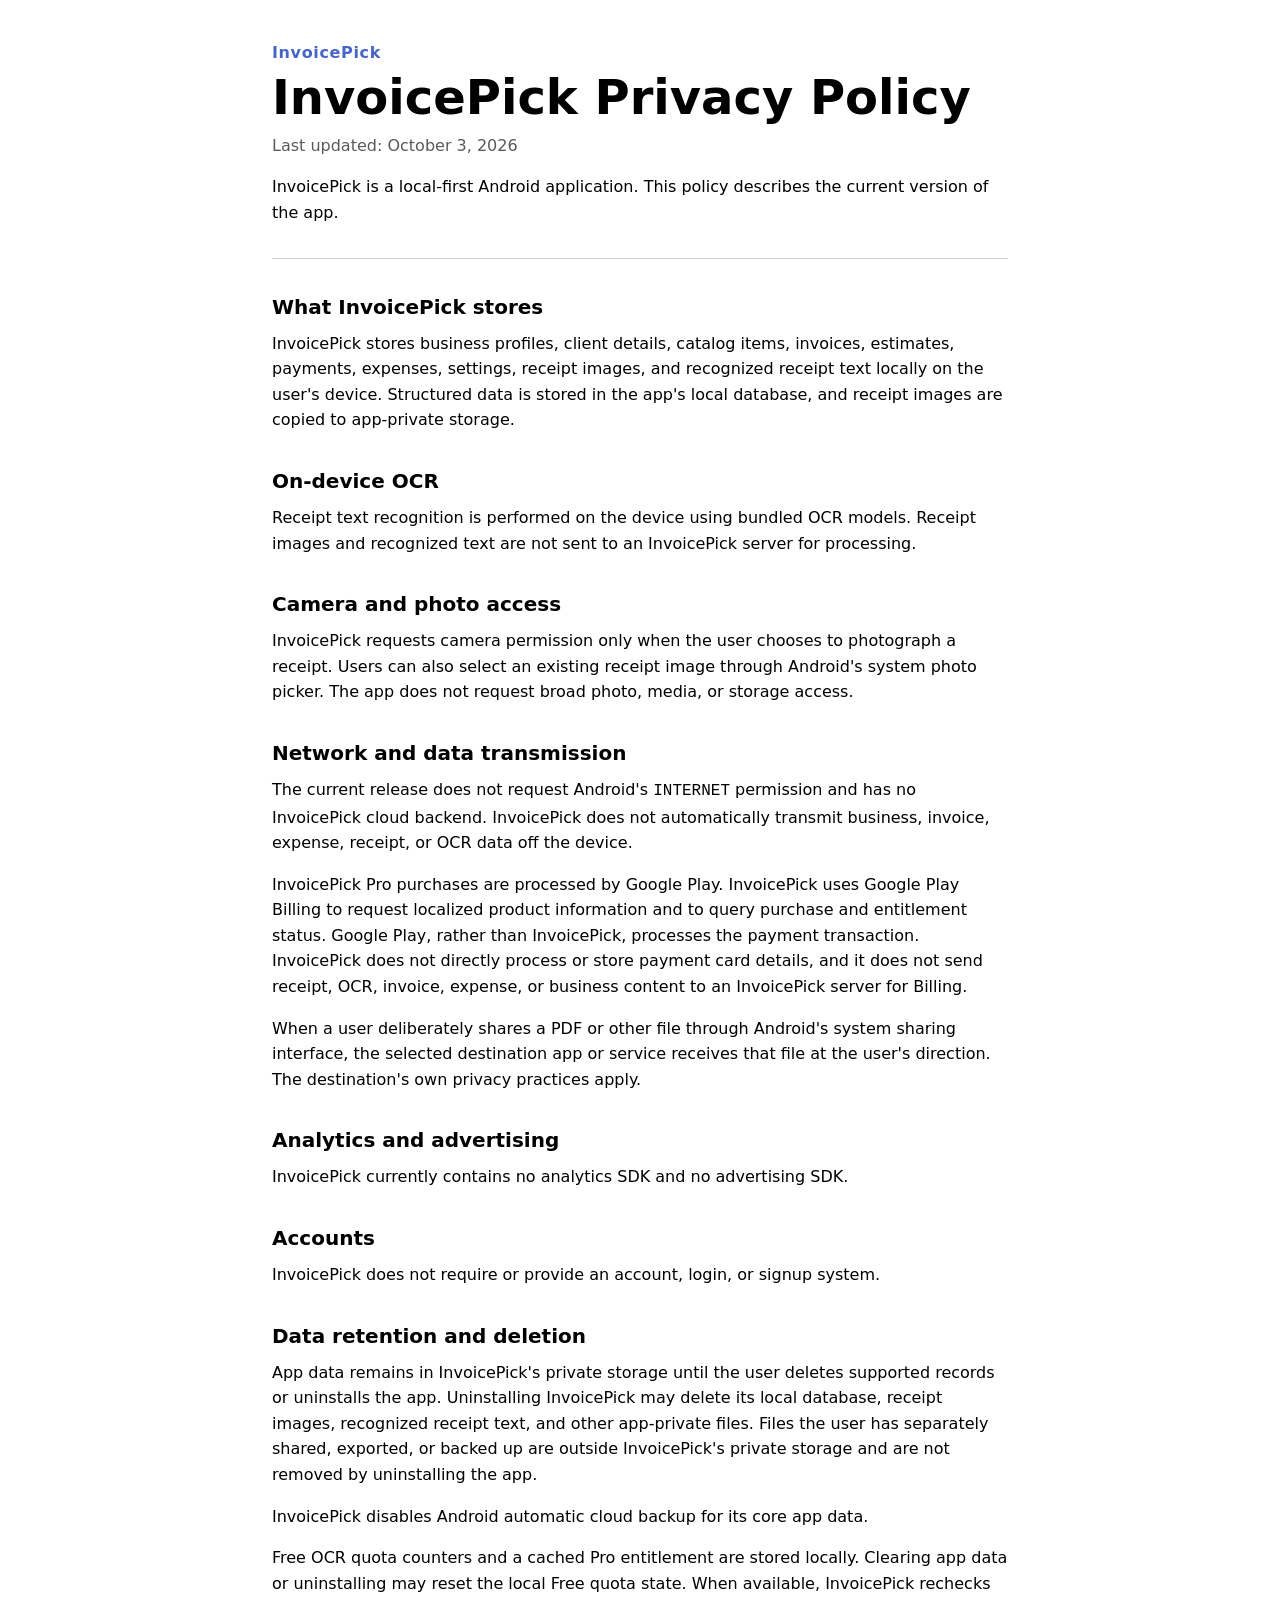
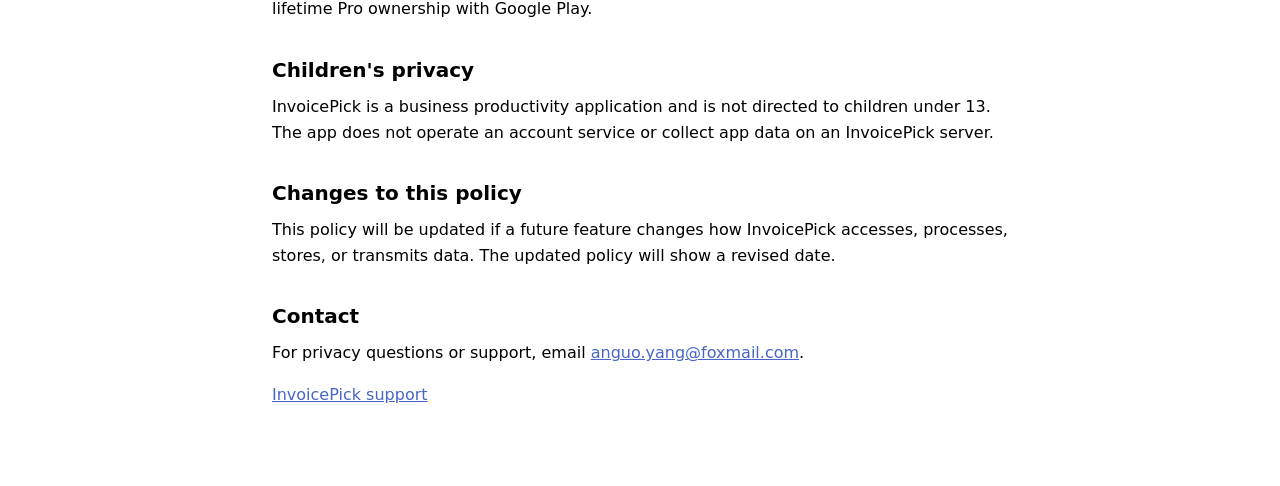
<file: index.html>
<!doctype html>
<html lang="en">
<head>
  <meta charset="utf-8">
  <meta name="viewport" content="width=device-width, initial-scale=1">
  <meta name="description" content="InvoicePick Privacy Policy">
  <title>InvoicePick Privacy Policy</title>
  <link rel="stylesheet" href="styles.css">
</head>
<body>
  <main>
    <header>
      <p class="product">InvoicePick</p>
      <h1>InvoicePick Privacy Policy</h1>
      <p class="updated">Last updated: October 3, 2026</p>
      <p>InvoicePick is a local-first Android application. This policy describes the current version of the app.</p>
    </header>

    <section>
      <h2>What InvoicePick stores</h2>
      <p>InvoicePick stores business profiles, client details, catalog items, invoices, estimates, payments, expenses, settings, receipt images, and recognized receipt text locally on the user's device. Structured data is stored in the app's local database, and receipt images are copied to app-private storage.</p>
    </section>

    <section>
      <h2>On-device OCR</h2>
      <p>Receipt text recognition is performed on the device using bundled OCR models. Receipt images and recognized text are not sent to an InvoicePick server for processing.</p>
    </section>

    <section>
      <h2>Camera and photo access</h2>
      <p>InvoicePick requests camera permission only when the user chooses to photograph a receipt. Users can also select an existing receipt image through Android's system photo picker. The app does not request broad photo, media, or storage access.</p>
    </section>

    <section>
      <h2>Network and data transmission</h2>
      <p>The current release does not request Android's <code>INTERNET</code> permission and has no InvoicePick cloud backend. InvoicePick does not automatically transmit business, invoice, expense, receipt, or OCR data off the device.</p>
      <p>InvoicePick Pro purchases are processed by Google Play. InvoicePick uses Google Play Billing to request localized product information and to query purchase and entitlement status. Google Play, rather than InvoicePick, processes the payment transaction. InvoicePick does not directly process or store payment card details, and it does not send receipt, OCR, invoice, expense, or business content to an InvoicePick server for Billing.</p>
      <p>When a user deliberately shares a PDF or other file through Android's system sharing interface, the selected destination app or service receives that file at the user's direction. The destination's own privacy practices apply.</p>
    </section>

    <section>
      <h2>Analytics and advertising</h2>
      <p>InvoicePick currently contains no analytics SDK and no advertising SDK.</p>
    </section>

    <section>
      <h2>Accounts</h2>
      <p>InvoicePick does not require or provide an account, login, or signup system.</p>
    </section>

    <section>
      <h2>Data retention and deletion</h2>
      <p>App data remains in InvoicePick's private storage until the user deletes supported records or uninstalls the app. Uninstalling InvoicePick may delete its local database, receipt images, recognized receipt text, and other app-private files. Files the user has separately shared, exported, or backed up are outside InvoicePick's private storage and are not removed by uninstalling the app.</p>
      <p>InvoicePick disables Android automatic cloud backup for its core app data.</p>
      <p>Free OCR quota counters and a cached Pro entitlement are stored locally. Clearing app data or uninstalling may reset the local Free quota state. When available, InvoicePick rechecks lifetime Pro ownership with Google Play.</p>
    </section>

    <section>
      <h2>Children's privacy</h2>
      <p>InvoicePick is a business productivity application and is not directed to children under 13. The app does not operate an account service or collect app data on an InvoicePick server.</p>
    </section>

    <section>
      <h2>Changes to this policy</h2>
      <p>This policy will be updated if a future feature changes how InvoicePick accesses, processes, stores, or transmits data. The updated policy will show a revised date.</p>
    </section>

    <section>
      <h2>Contact</h2>
      <p>For privacy questions or support, email <a href="mailto:anguo.yang@foxmail.com">anguo.yang@foxmail.com</a>.</p>
      <p><a href="support.html">InvoicePick support</a></p>
    </section>
  </main>
</body>
</html>
</file>
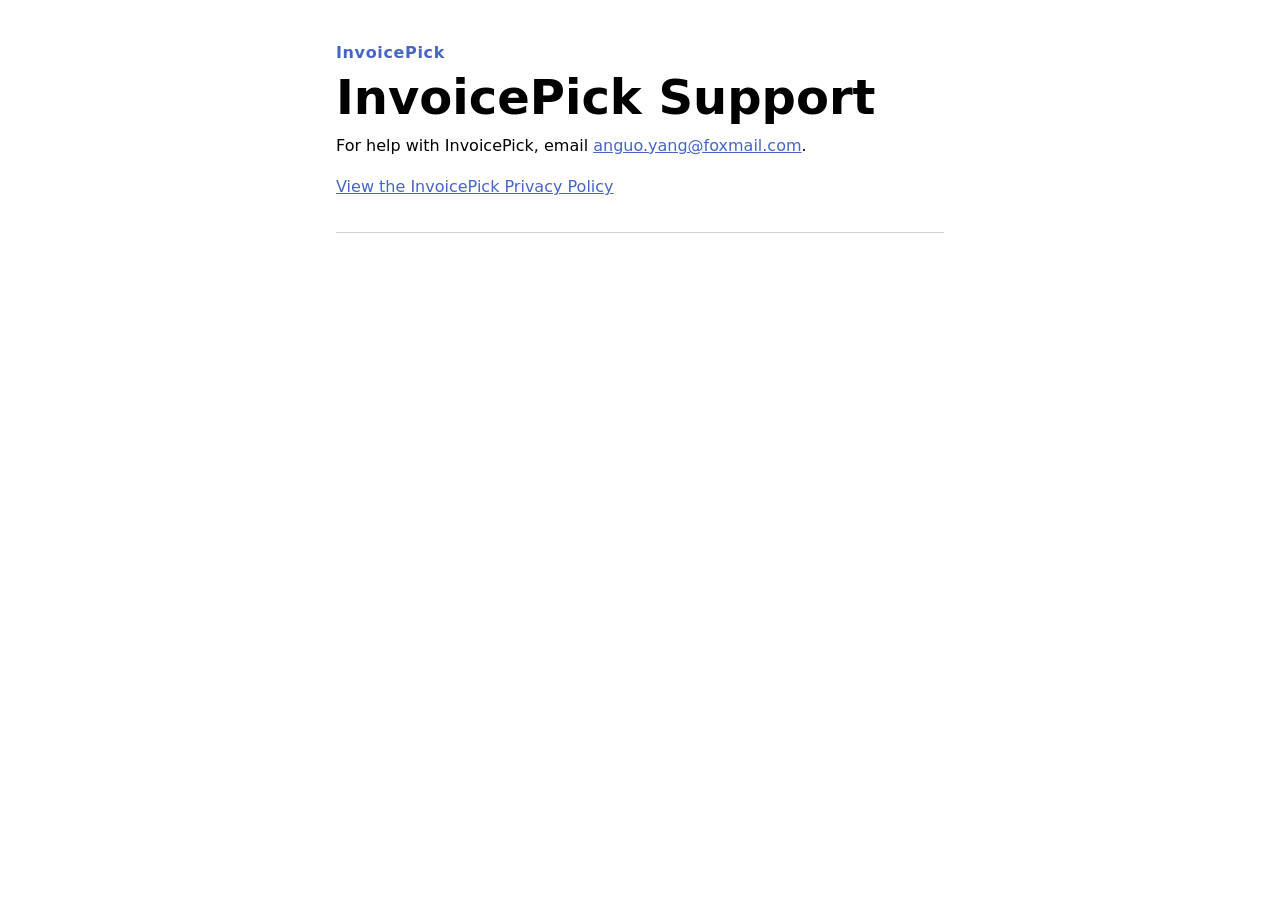
<file: support.html>
<!doctype html>
<html lang="en">
<head>
  <meta charset="utf-8">
  <meta name="viewport" content="width=device-width, initial-scale=1">
  <meta name="description" content="InvoicePick support">
  <title>InvoicePick Support</title>
  <link rel="stylesheet" href="styles.css">
</head>
<body>
  <main class="support">
    <header>
      <p class="product">InvoicePick</p>
      <h1>InvoicePick Support</h1>
      <p>For help with InvoicePick, email <a href="mailto:anguo.yang@foxmail.com">anguo.yang@foxmail.com</a>.</p>
      <p><a href="index.html">View the InvoicePick Privacy Policy</a></p>
    </header>
  </main>
</body>
</html>
</file>
<file: styles.css>
:root {
  color-scheme: light dark;
  font-family: system-ui, -apple-system, BlinkMacSystemFont, "Segoe UI", sans-serif;
  line-height: 1.6;
  background: Canvas;
  color: CanvasText;
}

body {
  margin: 0;
}

main {
  width: min(46rem, calc(100% - 2rem));
  margin: 0 auto;
  padding: 2.5rem 0 4rem;
}

header {
  padding-bottom: 1rem;
  border-bottom: 1px solid color-mix(in srgb, CanvasText 18%, transparent);
}

.product {
  margin: 0;
  color: #4765c6;
  font-weight: 700;
  letter-spacing: 0.04em;
}

h1 {
  margin: 0.25rem 0 0.5rem;
  font-size: clamp(2rem, 8vw, 3rem);
  line-height: 1.15;
}

h2 {
  margin: 2rem 0 0.5rem;
  font-size: 1.25rem;
}

p {
  margin: 0.5rem 0 1rem;
}

.updated {
  color: color-mix(in srgb, CanvasText 65%, transparent);
}

a {
  color: #4765c6;
}

code {
  font-family: ui-monospace, "SFMono-Regular", Consolas, monospace;
}

.support {
  max-width: 38rem;
}

@media (prefers-color-scheme: dark) {
  .product,
  a {
    color: #aebfff;
  }
}
</file>
